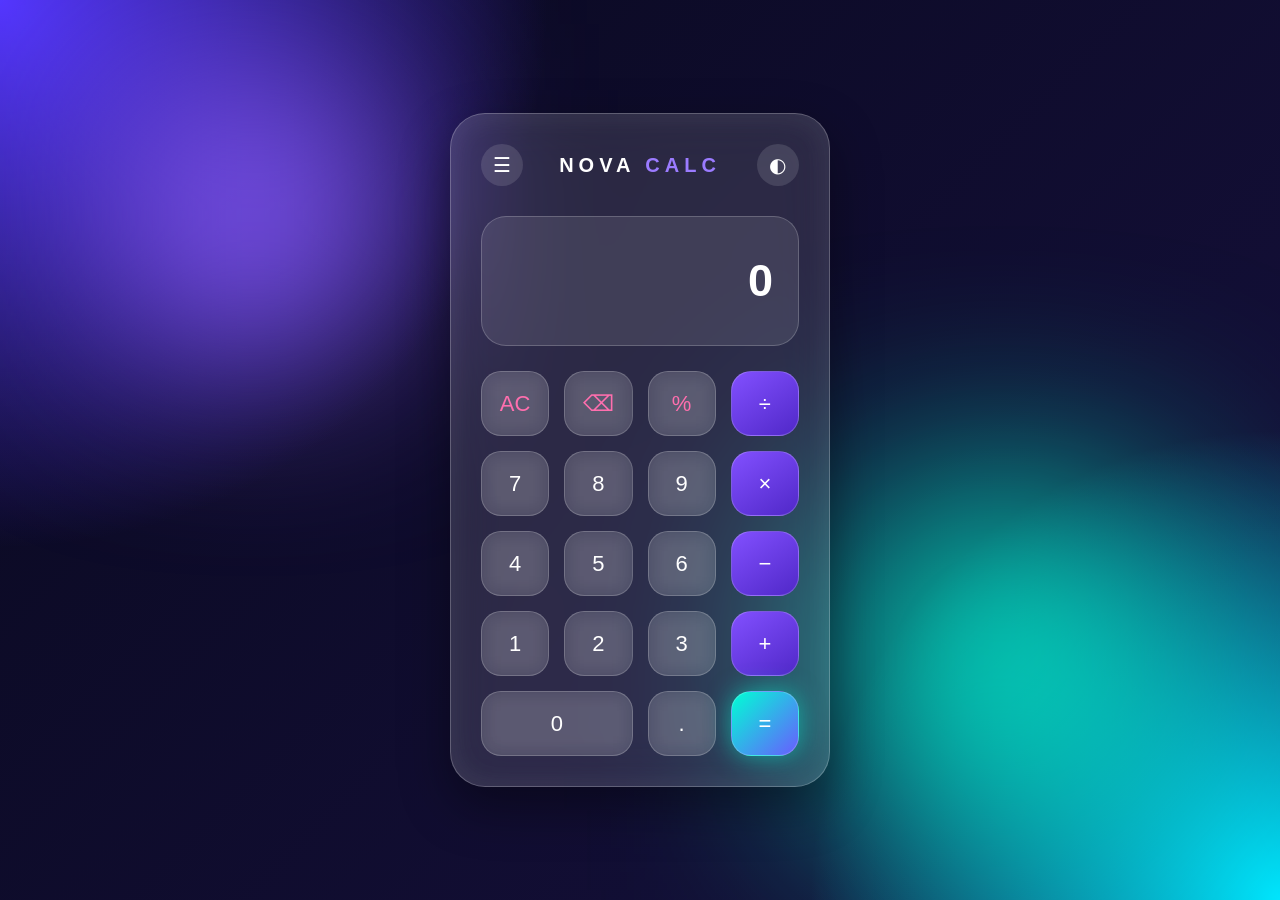
<file: LEVEL-2 ; TASK - 1/index.html>
<!DOCTYPE html>
<html lang="en">

<head>
    <title>Nova Calc</title>
    <link rel="stylesheet" href="style.css">
</head>

<body>
    <div class="background">
        <div class="overlay" id="overlay"></div>
        <div class="history-panel" id="historyPanel">
            <div class="history-header">
                <h2>History</h2>
                <button id="closeHistory"> ✕ </button>
            </div>
            <div class="history-list" id="historyList"> </div>
        </div>

        <div class="calculator">
            <header>
                <div class="menu" id="historyBtn"> ☰ </div>
                <h1> NOVA <span>CALC</span> </h1>
                <div class="theme-toggle" id="themeToggle"> ◐ </div>
            </header>
            <div class="display">
                <div class="expression" id="expression"></div>
                <div class="result" id="result"> 0 </div>
            </div>
            <div class="buttons">
                <button class="special"> AC </button>
                <button class="special"> ⌫ </button>
                <button class="special"> % </button>
                <button class="operator"> ÷ </button>

                <button> 7 </button>
                <button> 8 </button>
                <button> 9 </button>
                <button class="operator"> × </button>

                <button> 4 </button>
                <button> 5 </button>
                <button> 6 </button>
                <button class="operator"> − </button>

                <button> 1 </button>
                <button> 2 </button>
                <button> 3 </button>
                <button class="operator"> + </button>

                <button class="zero"> 0 </button>
                <button> . </button>
                <button class="equal"> = </button>
            </div>
        </div>
    </div>

    <script src="script.js"></script>

</body>

</html>
</file>
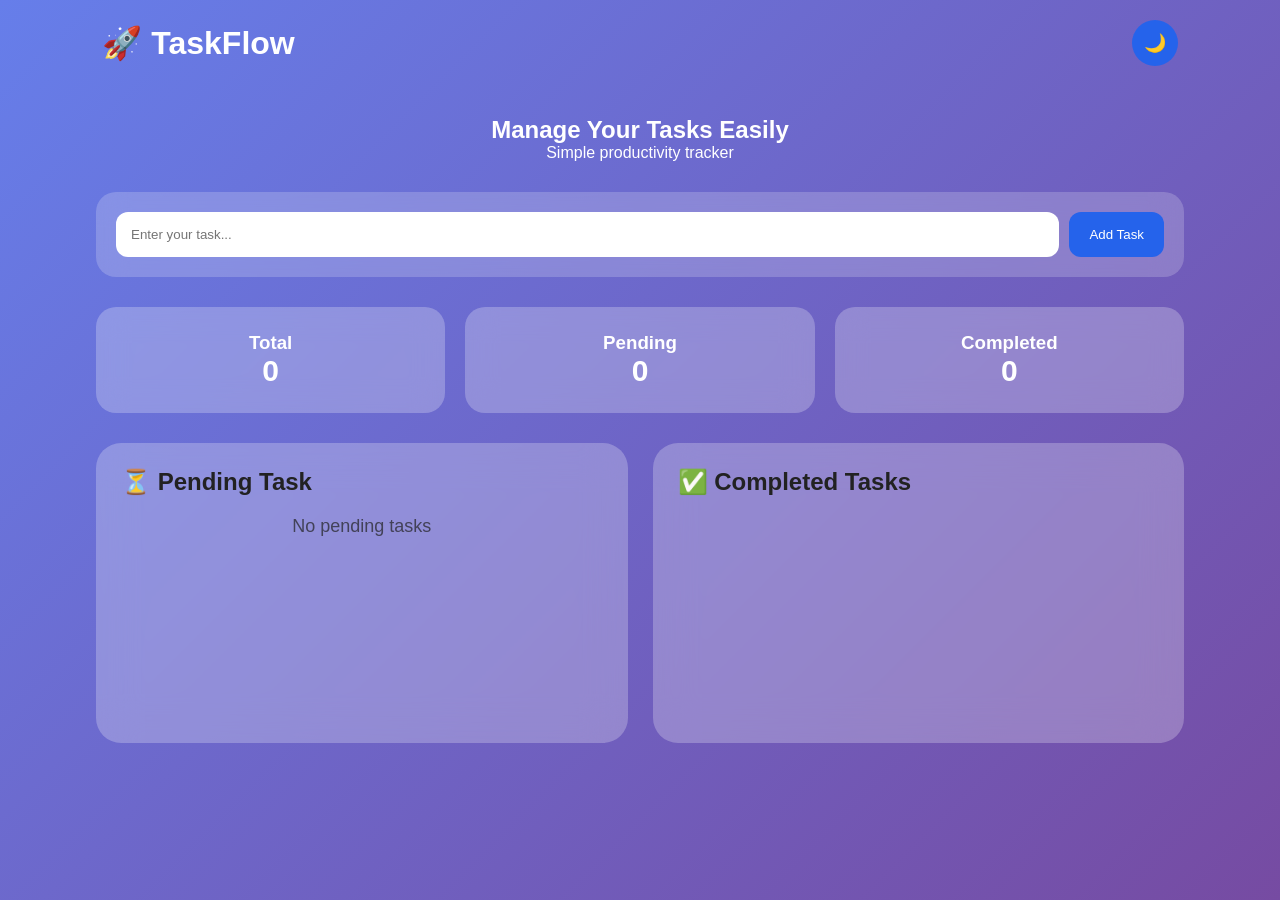
<file: LEVEL-2 ; TASK - 3/index.html>
<!DOCTYPE html>
<html lang="en">

<head>
    <meta charset="UTF-8">
    <meta name="viewport" content="width=device-width, initial-scale=1.0">
    <title>TaskFlow</title>
    <link rel="stylesheet" href="style.css">
</head>

<body>

    <header class="navbar">
        <h1>🚀 TaskFlow</h1>
        <button id="themeToggle"> 🌙 </button>
    </header>

    <main>
        <section class="hero">
            <h2> Manage Your Tasks Easily </h2>
            <p> Simple productivity tracker </p>
        </section>

        <section class="controls">
            <div class="input-box">
                <input id="taskInput" type="text" placeholder="Enter your task...">
                <button id="addTask"> Add Task </button>
            </div>
        </section>

        <section class="stats">
            <div>
                <h3>Total</h3>
                <span id="totalCount"> 0 </span>
            </div>

            <div>
                <h3>Pending</h3>
                <span id="pendingCount"> 0 </span>
            </div>
            <div>
                <h3>Completed</h3>
                <span id="completedCount"> 0 </span>
            </div>

        </section>

        <section class="board">
            <div class="column">
                <h2> ⏳ Pending Task </h2>
                <div id="pendingTasks">
                </div>
            </div>

            <div class="column">
                <h2> ✅ Completed Tasks </h2>
                <div id="completedTasks">
                </div>
            </div>

        </section>
    </main>
    <script src="script.js"></script>

</body>

</html>
</file>
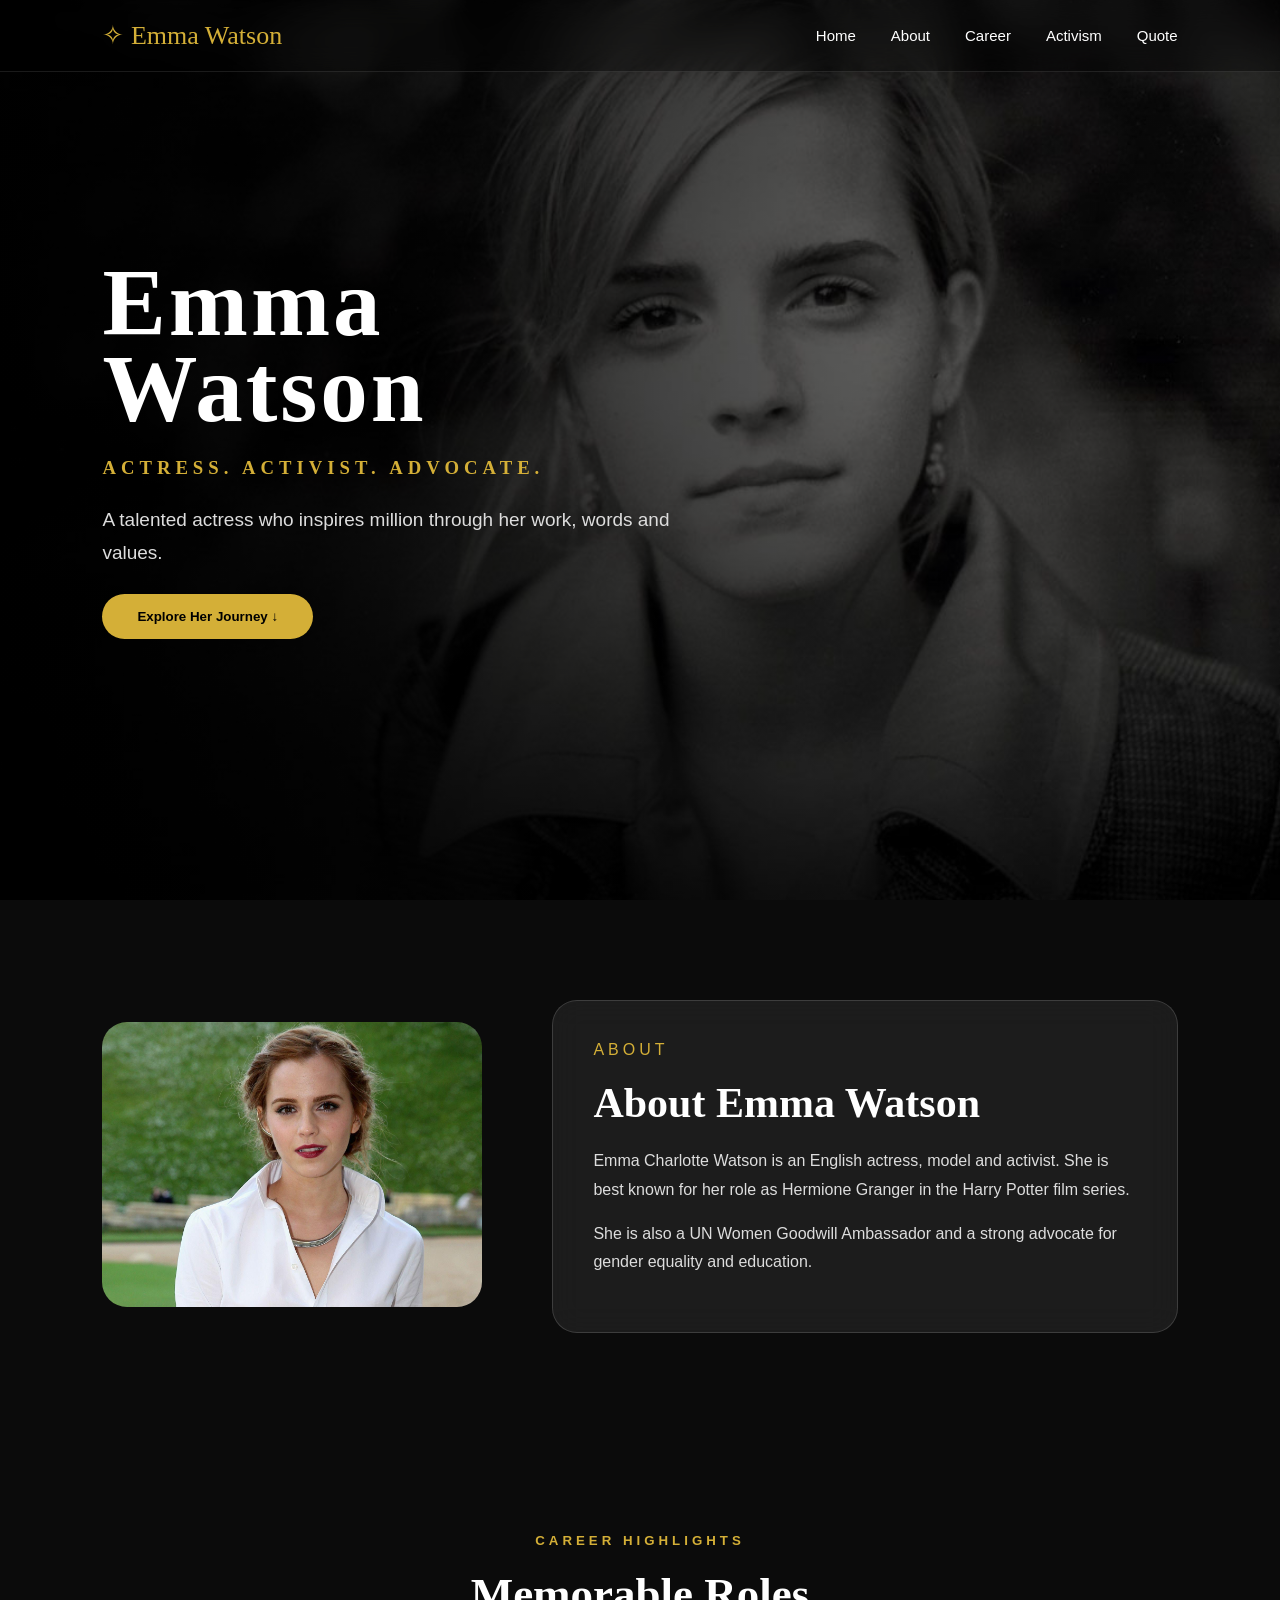
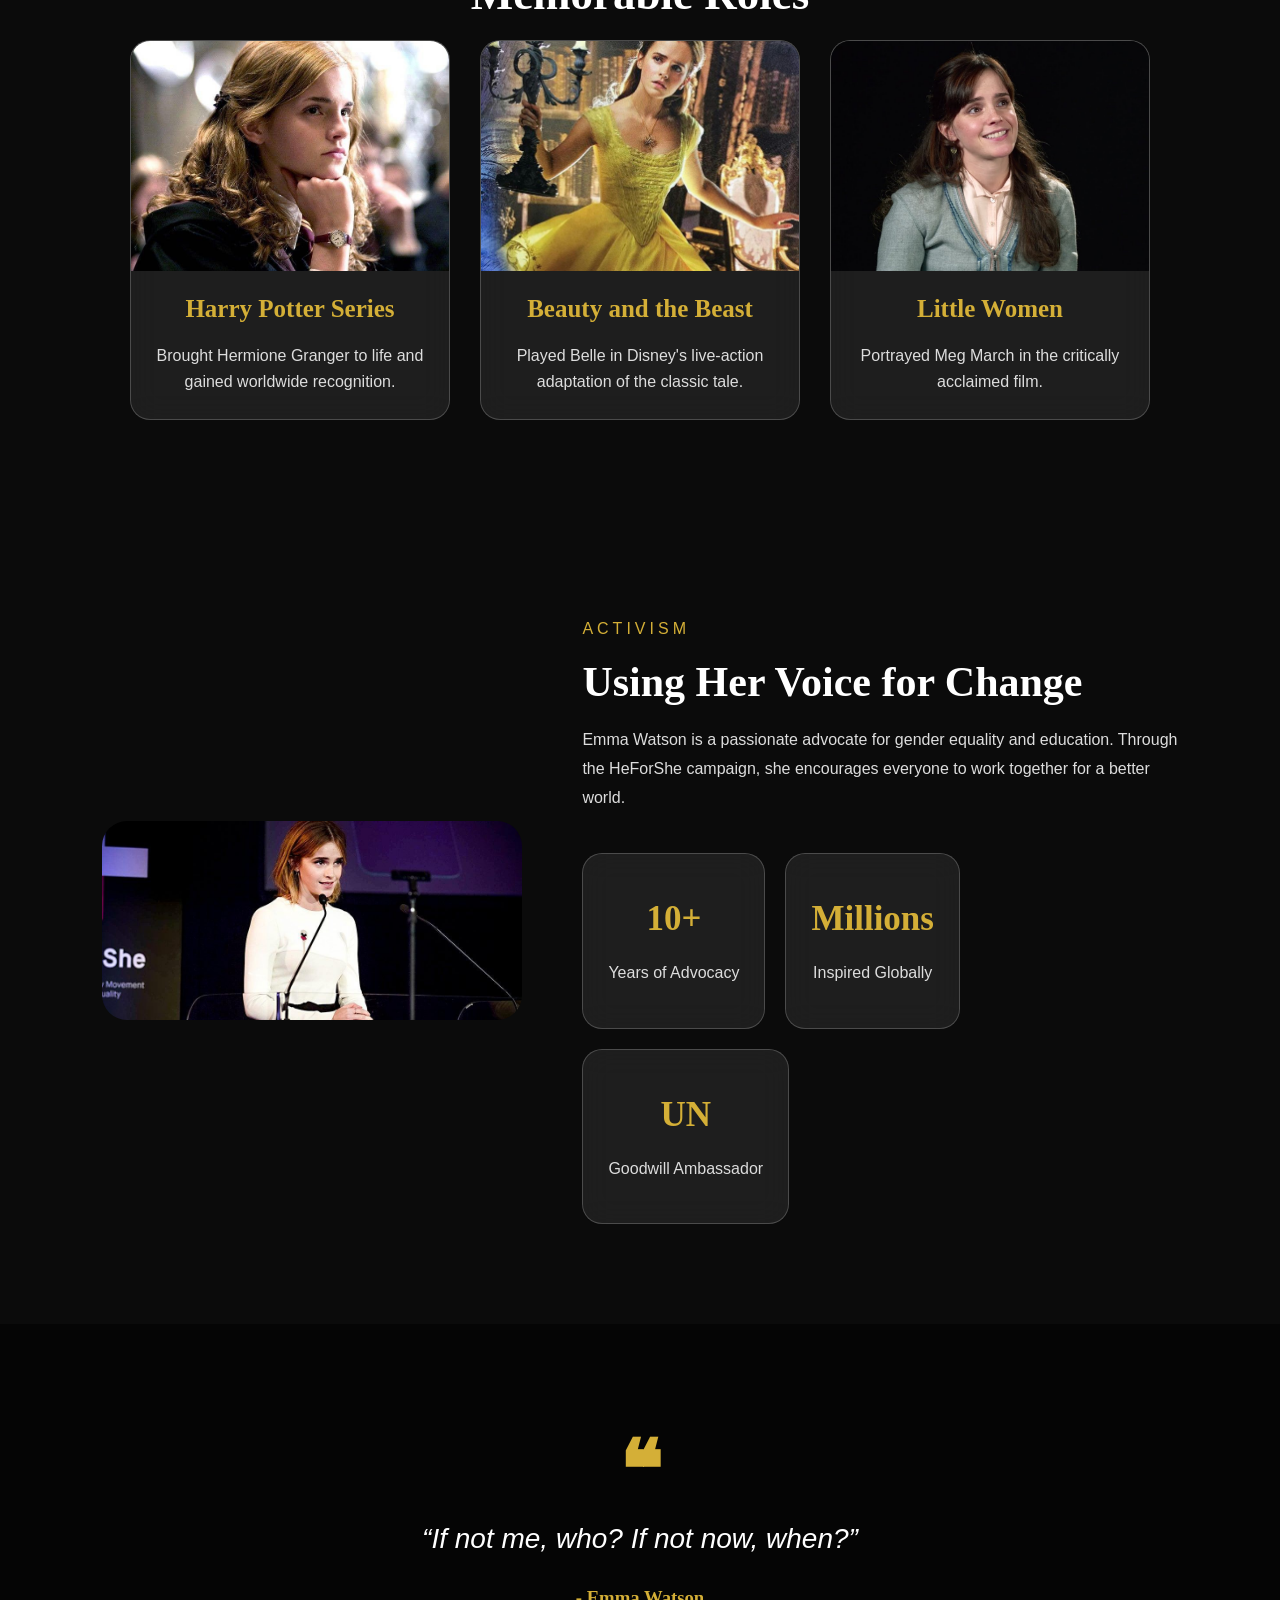
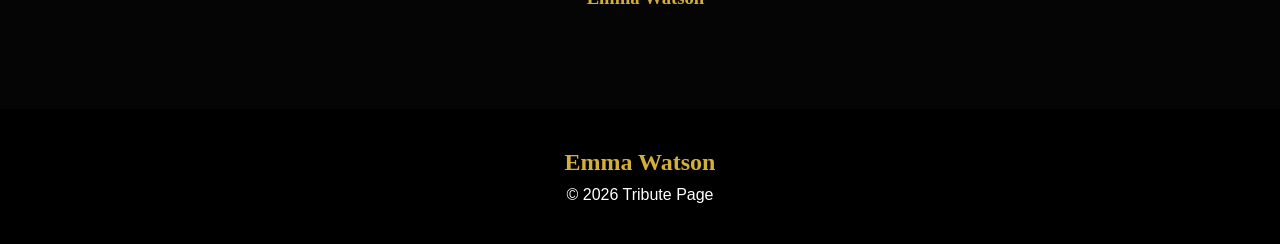
<file: LEVEL-2 ; TASK-2/index.html>
<!DOCTYPE html>
<html lang="en">

<head>
    <title>Emma Watson | Tribute Page</title>
    <link rel="stylesheet" href="style.css">
</head>

<body>
    <nav>
        <div class="logo"> ✧ Emma Watson </div>
        <ul>
            <li><a href="#home">Home</a></li>
            <li><a href="#about">About</a></li>
            <li><a href="#career">Career</a></li>
            <li><a href="#activism">Activism</a></li>
            <li><a href="#quote">Quote</a></li>
        </ul>
    </nav>

    <section class="hero" id="home">
        <img class="hero-image" src="images/hero.jpg" alt="Emma Watson">
        <div class="hero-content">
            <h1> Emma<br> Watson </h1>
            <h3> ACTRESS. ACTIVIST. ADVOCATE. </h3>
            <p> A talented actress who inspires million through her work, words and values. </p>
            <a href="#about">
                <button>
                    Explore Her Journey ↓
                </button>
            </a>
        </div>

        
    </section>

    <section class="about" id="about">
        <div class="image"> <img src="images/emma-about.jpg" alt="Emma Watson"> </div>
        <div class="content">
            <span>ABOUT</span>
            <h2> About Emma Watson </h2>
            <p>Emma Charlotte Watson is an English actress,
                model and activist. She is best known for her
                role as Hermione Granger in the Harry Potter
                film series.
            </p>
            <p>
                She is also a UN Women Goodwill Ambassador
                and a strong advocate for gender equality
                and education.
            </p>
        </div>
    </section>

    <section class="career" id="career">
        <h5>CAREER HIGHLIGHTS</h5>
        <h2>Memorable Roles</h2>
        <div class="cards">
            <div class="card">
                <img src="images/hermione.jpg" alt="Emma Watson">
                <h3> Harry Potter Series </h3>
                <p>
                    Brought Hermione Granger to life
                    and gained worldwide recognition.
                </p>
            </div>

            <div class="card">
                <img src="images/belle.jpg" alt="Emma Watson">
                <h3> Beauty and the Beast </h3>
                <p>
                    Played Belle in Disney's live-action
                    adaptation of the classic tale.
                </p>
            </div>

            <div class="card">
                <img src="images/littlewomen.jpg" alt="Emma Watson">
                <h3> Little Women </h3>
                <p>
                    Portrayed Meg March in the
                    critically acclaimed film.
                </p>
            </div>
        </div>
    </section>

    <section class="activism" id="activism">
        <div>
            <img src="images/un.jpg" alt="Emma Watson">
        </div>

        <div class="activity-content">
            <span> ACTIVISM </span>
            <h2> Using Her Voice for Change </h2>
            <p>
                Emma Watson is a passionate advocate
                for gender equality and education.
                Through the HeForShe campaign,
                she encourages everyone to work
                together for a better world.
            </p>

            <div class="stats">
                <div>
                    <h2> 10+ </h2>
                    <p> Years of Advocacy </p>
                </div>

                <div>
                    <h2> Millions </h2>
                    <p> Inspired Globally </p>
                </div>

                <div>
                    <h2> UN </h2>
                    <p> Goodwill Ambassador </p>
                </div>
            </div>
        </div>
    </section>

    <section class="quote" id="quote">
        <h1> ❝ </h1>
        <p>
            “If not me, who?
If not now, when?”
        </p>
        <h3> - Emma Watson </h3>
    </section>

    <footer>
        <h2> Emma Watson </h2>
        <p> © 2026 Tribute Page </p>
    </footer>

</body>

</html>
</file>
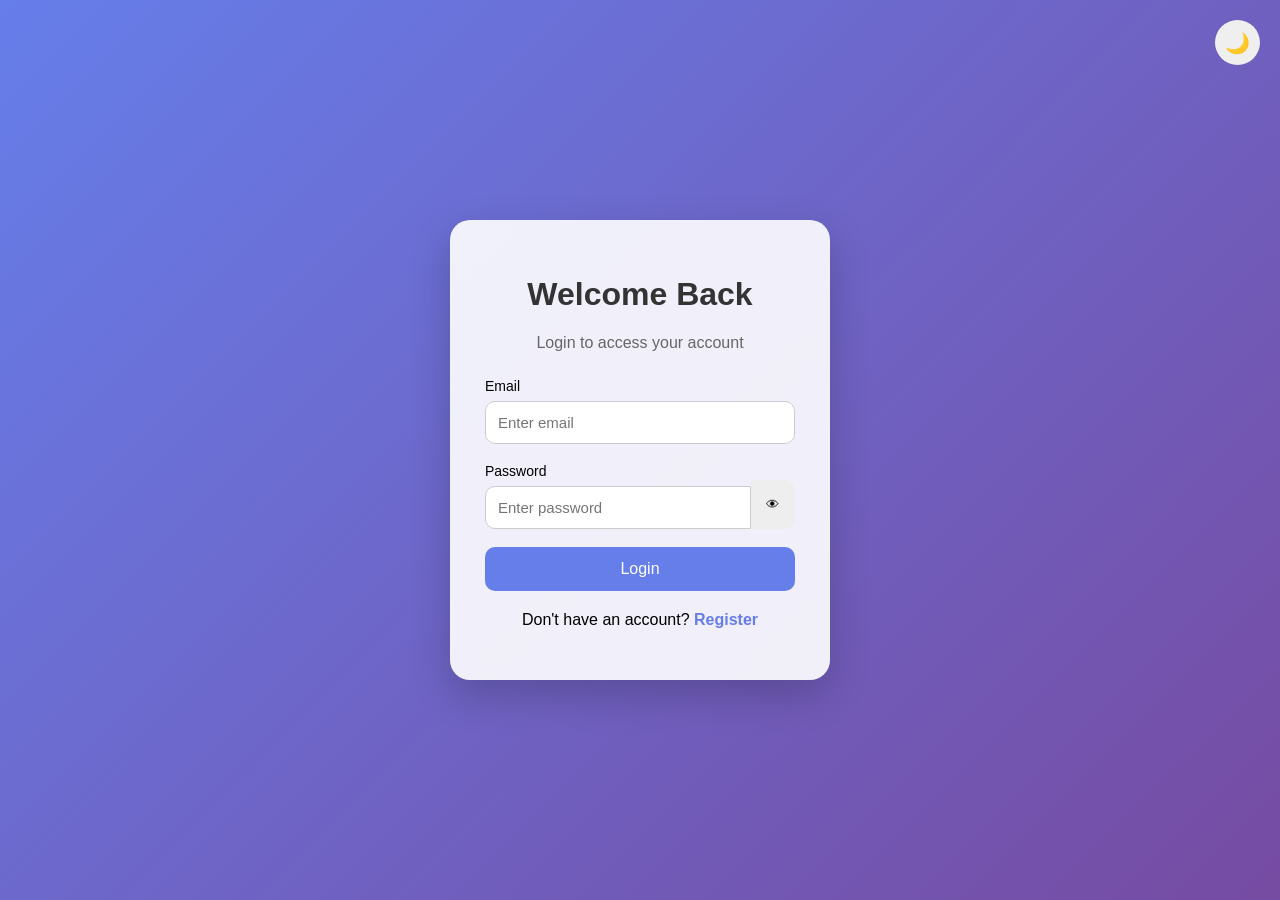
<file: LEVEL-2 ; TASK-4/index.html>
<!DOCTYPE html>
<html lang="en">

<head>
    <meta charset="UTF-8">
    <meta name="viewport" content="width=device-width, initial-scale=1.0">
    <title>Login | Authentication System</title>
    <link rel="stylesheet" href="style.css">
</head>

<body>

    <button class="theme-toggle" onclick="toggleTheme()"> 🌙 </button>
    <div class="auth-container">
        <div class="auth-card">
            <h1>Welcome Back</h1>
            <p class="subtitle"> Login to access your account </p>
            <form id="loginForm">
                <div class="input-group">
                    <label>Email</label>
                    <input type="email" id="loginEmail" placeholder="Enter email">
                    <span class="error" id="loginEmailError"></span>
                </div>
                <div class="input-group">
                    <label>Password</label>
                    <div class="password-box">
                        <input type="password" id="loginPassword" placeholder="Enter password">
                        <button type="button" onclick="togglePassword('loginPassword')"> 👁 </button>
                    </div>
                    <span class="error" id="loginPasswordError"></span>
                </div>
                <button class="primary-btn"> Login </button>
            </form>
            <p class="switch">
                Don't have an account?
                <a href="register.html"> Register </a>
            </p>
        </div>
    </div>
    <div id="toast"></div>
    <script src="script.js"></script>
</body>
</html>
</file>
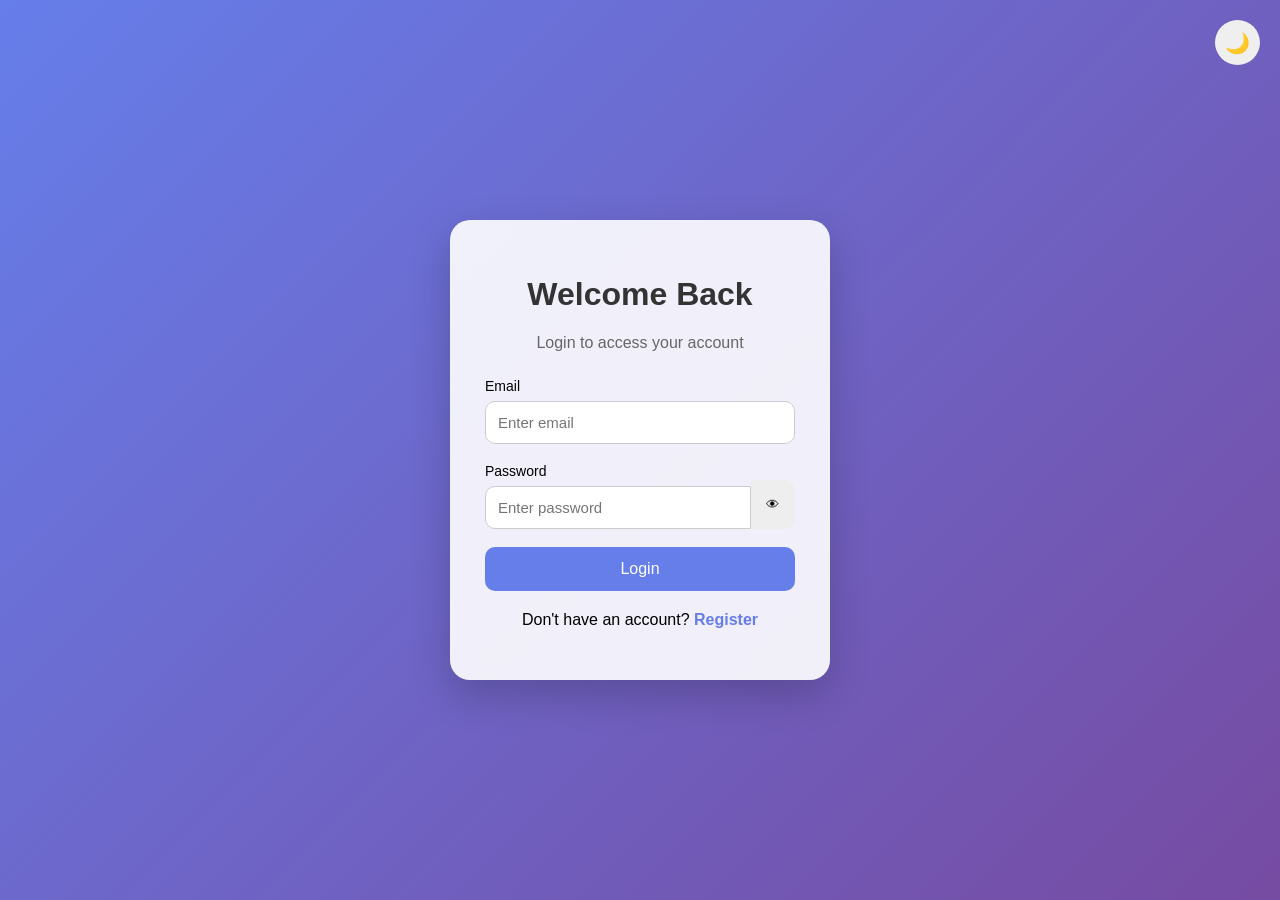
<file: LEVEL-2 ; TASK-4/dashboard.html>
<!DOCTYPE html>
<html lang="en">

<head>
    <meta charset="UTF-8">
    <meta name="viewport" content="width=device-width, initial-scale=1.0">
    <title>Dashboard</title>
    <link rel="stylesheet" href="style.css">
</head>

<body>
    <button class="theme-toggle" onclick="toggleTheme()"> 🌙 </button>

    <div class="auth-container">
        <div class="auth-card dashboard">
            <h1> Welcome, <span id="welcomeName">User</span> 👋 </h1>
            <p class="subtitle"> Your account information </p>
            <div class="profile-card">
                <h3>User Profile</h3>
                <p>
                    <strong>Name:</strong>
                    <span id="userName">
                    </span>
                </p>
                <p>
                    <strong>Email:</strong>
                    <span id="userEmail">
                    </span>
                </p>
                <p>
                    <strong>Last Login:</strong>
                    <span id="loginTime">
                    </span>
                </p>
            </div>
            <button class="primary-btn" onclick="logoutUser()"> Logout </button>
        </div>
    </div>

    <div id="toast"></div>
    <script src="script.js"></script>

    <script>
        loadDashboard();
    </script>
</body>
</html>
</file>
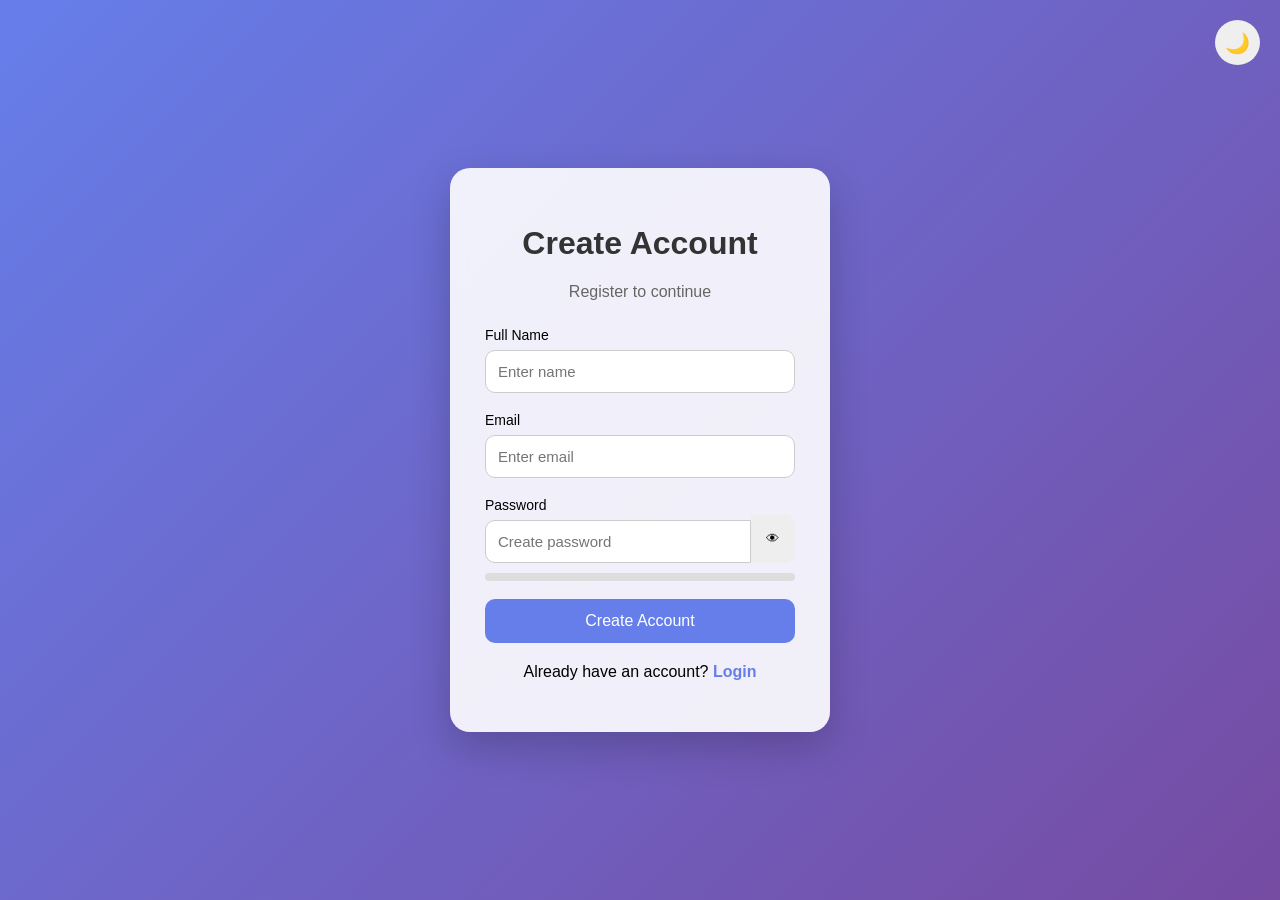
<file: LEVEL-2 ; TASK-4/register.html>
<!DOCTYPE html>
<html lang="en">

<head>
    <meta charset="UTF-8">
    <meta name="viewport" content="width=device-width, initial-scale=1.0">
    <title>Register | Authentication System</title>
    <link rel="stylesheet" href="style.css">
</head>

<body>
    <button class="theme-toggle" onclick="toggleTheme()">🌙</button>

    <div class="auth-container">
        <div class="auth-card">
            <h1>Create Account</h1>
            <p class="subtitle">Register to continue</p>
            <form id="registerForm">
                <div class="input-group">
                    <label>Full Name</label>
                    <input type="text" id="name" placeholder="Enter name">
                    <span class="error" id="nameError"></span>
                </div>

                <div class="input-group">
                    <label>Email</label>
                    <input type="email" id="email" placeholder="Enter email">
                    <span class="error" id="emailError"></span>
                </div>
                <div class="input-group">
                    <label>Password</label>
                    <div class="password-box">
                        <input type="password" id="password" placeholder="Create password" onkeyup="checkStrength()">
                        <button type="button" onclick="togglePassword('password')">👁 </button>
                    </div>
                    <div class="strength">
                        <div id="strengthBar"></div>
                    </div>
                    <p id="strengthText"></p>
                    <span class="error" id="passwordError"></span>
                </div>
                <button class="primary-btn"> Create Account </button>
            </form>
            <p class="switch">
                Already have an account?
                <a href="index.html"> Login </a>
            </p>
        </div>
    </div>
    <div id="toast"></div>
    <script src="script.js"></script>
</body>

</html>
</file>
<file: LEVEL-2 ; TASK - 1/style.css>
* {
    margin: 0;
    padding: 0;
    box-sizing: border-box;
    font-family: "Poppins", sans-serif;
}

body {
    min-height: 100vh;
    display: flex;
    justify-content: center;
    align-items: center;
    background: radial-gradient(circle at top left, #5336ff, transparent 35%),
        radial-gradient(circle at bottom right, #00e5ff, transparent 30%),
        linear-gradient(135deg, #09091f, #16103d);
    overflow: hidden;
    transition: 0.5s;
}

.background {
    width: 100%;
    min-height: 100vh;
    display: flex;
    justify-content: center;
    align-items: center;
    position: relative;
}

.background::before {
    content: "";
    position: absolute;
    width: 250px;
    height: 250px;
    background: #8b5cff;
    filter: blur(100px);
    top: 10%;
    left: 10%;
}

.background::after {
    content: "";
    position: absolute;
    width: 300px;
    height: 300px;
    background: #00ffd5;
    filter: blur(120px);
    bottom: 10%;
    right: 10%;
}

.calculator {
    width: 380px;
    padding: 30px;
    border-radius: 35px;
    background: rgba(255, 255, 255, .12);
    backdrop-filter: blur(25px);
    border: 1px solid rgba(255, 255, 255, .25);
    box-shadow: 0 20px 50px rgba(0, 0, 0, .4), inset 0 0 30px rgba(255, 255, 255, .08);
    position: relative;
    z-index: 2;
    animation: appear .6s ease;
}

@keyframes appear {
    from {
        opacity: 0;
        transform: translateY(40px) scale(.95);
    }

    to {
        opacity: 1;
        transform: translateY(0) scale(1);
    }
}

header {
    display: flex;
    justify-content: space-between;
    align-items: center;
    margin-bottom: 30px;
    color: white;
}

header h1 {
    font-size: 20px;
    letter-spacing: 5px;
}

header h1 span {
    color: #9b7bff;
}

.menu,
.theme-toggle {
    width: 42px;
    height: 42px;
    display: flex;
    justify-content: center;
    align-items: center;
    border-radius: 50%;
    background: rgba(255, 255, 255, .12);
    color: white;
    cursor: pointer;
    font-size: 20px;
    transition: .3s;
}

.menu:hover,
.theme-toggle:hover {
    transform: scale(1.1);
}

.display {
    height: 130px;
    padding: 25px;
    margin-bottom: 25px;
    border-radius: 25px;
    background: rgba(255, 255, 255, .1);
    border: 1px solid rgba(255, 255, 255, .2);
    display: flex;
    flex-direction: column;
    justify-content: center;
    align-items: flex-end;
    color: white;
}

#expression {
    font-size: 18px;
    color: #bdbde8;
}

#result {
    font-size: 45px;
    font-weight: 600;
}

.buttons {
    display: grid;
    grid-template-columns: repeat(4, 1fr);
    gap: 15px;
}

button {
    height: 65px;
    border: none;
    border-radius: 20px;
    font-size: 22px;
    color: white;
    cursor: pointer;
    background: rgba(255, 255, 255, .12);
    backdrop-filter: blur(10px);
    border: 1px solid rgba(255, 255, 255, .2);
    transition: .25s;
}

button:hover {
    transform: translateY(-5px) scale(1.03);
}

button:active {
    transform: scale(.9);
}

.operator {
    background: linear-gradient(145deg, #8250ff, #5028c8);

}

.special {
    color: #ff6fae;
}

.equal {
    background: linear-gradient(135deg, #00ffd5, #695cff);
    box-shadow: 0 0 25px rgba(0, 255, 220, .5);
}

.zero {
    grid-column: span 2;
}

.history-panel {
    position: fixed;
    top: 0;
    left: 0;
    width: 330px;
    height: 100vh;
    padding: 30px;
    background: rgba(255, 255, 255, .14);
    backdrop-filter: blur(30px);
    color: white;
    transform: translateX(-100%);
    transition: transform .45s ease;
    z-index: 100;
}

.history-panel.active {
    transform: translateX(0);
}

.history-header {
    display: flex;
    justify-content: space-between;
    align-items: center;
    margin-bottom: 35px;
}

.history-header button {
    width: 42px;
    height: 42px;
    border-radius: 50%;
}

.history-list p {
    padding: 16px;
    margin-bottom: 15px;
    border-radius: 18px;
    background: rgba(255, 255, 255, .12);
}

.overlay {
    position: fixed;
    inset: 0;
    background: rgba(0, 0, 0, .45);
    backdrop-filter: blur(5px);
    opacity: 0;
    pointer-events: none;
    transition: .4s;
    z-index: 50;
}

.overlay.active {
    opacity: 1;
    pointer-events: auto;
}

body.light-mode {
    background: radial-gradient(circle at top left, #b9d9ff, transparent 35%),
        radial-gradient(circle at bottom right, #c8fff3, transparent 35%),
        linear-gradient(135deg, #eef5ff, #ffffff);
}

body.light-mode .calculator {
    background: rgba(255, 255, 255, .65);
    border: 1px solid rgba(255, 255, 255, .8);
    box-shadow: 0 25px 60px rgba(80, 100, 150, .25);
}

body.light-mode header,
body.light-mode header h1 {
    color: #172033;
}

body.light-mode header h1 span {
    color: #5b5cff;
}

body.light-mode .menu,
body.light-mode .theme-toggle {
    background: rgba(255, 255, 255, .8);
    color: #172033;
    box-shadow: 0 8px 20px rgba(0, 0, 0, .12);
}

body.light-mode .display {
    background: rgba(255, 255, 255, .8);
    color: #111827;
}

body.light-mode #expression {
    color: #64748b;
}

body.light-mode #result {
    color: #111827;
}

body.light-mode button {
    background: rgba(255, 255, 255, .75);
    color: #172033;
    box-shadow: 0 8px 18px rgba(0, 0, 0, .12);
}

body.light-mode button:hover {
    background: white;
}

body.light-mode .operator {
    background: linear-gradient(145deg, #8b7bff, #635bff);
    color: white;
}

body.light-mode .special {
    background: linear-gradient(145deg, #ffe1ed, #ffc4dc);
    color: #e11d48;
}

body.light-mode .equal {
    background: linear-gradient(135deg, #00d9c0, #6475ff);
    color: white;
}

body.light-mode .history-panel {
    background: rgba(255, 255, 255, .85);
    color: #172033;
}

body.light-mode .history-list p {
    background: rgba(255, 255, 255, .7);
    color: #172033;
}

@media(max-width:600px) {
    .calculator {
        width: 92%;
        padding: 22px;
    }

    header h1 {
        font-size: 16px;
        letter-spacing: 3px;
    }

    button {
        height: 55px;
        font-size: 18px;
    }

    #result {
        font-size: 35px;
    }

    .history-panel {
        width: 85%;
    }
}
</file>
<file: LEVEL-2 ; TASK - 3/style.css>
* {
    margin: 0;
    padding: 0;
    box-sizing: border-box;
    font-family: 'Segoe UI', sans-serif;
}

body {
    min-height: 100vh;
    background: linear-gradient(135deg, #667eea, #764ba2);
    color: #222;
    transition: .4s;
}

.navbar {
    display: flex;
    justify-content: space-between;
    align-items: center;
    padding: 20px 8%;
    color: white;
}

.logo {
    font-size: 28px;
    font-weight: 700;
}

.navbar button {
    border: none;
    padding: 12px;
    border-radius: 50%;
    cursor: pointer;
    font-size: 18px;
}

main {
    width: 85%;
    margin: auto;
}

.hero {
    text-align: center;
    color: white;
    margin: 30px;
}

.hero h1 {
    font-size: 40px;
}

.controls {
    background: rgba(255, 255, 255, .2);
    backdrop-filter: blur(15px);
    padding: 20px;
    border-radius: 20px;
}

.input-box {
    display: flex;
    gap: 10px;
}

input,
select {
    padding: 15px;
    border: none;
    border-radius: 12px;
    outline: none;
    flex: 1;
}

button {
    border: none;
    padding: 12px 20px;
    border-radius: 12px;
    background: #2563eb;
    color: white;
    cursor: pointer;
}

.stats {
    display: flex;
    gap: 20px;
    margin: 30px 0;
}

.stats div {
    flex: 1;
    background: rgba(255, 255, 255, .25);
    backdrop-filter: blur(15px);
    padding: 25px;
    border-radius: 20px;
    text-align: center;
    color: white;
}

.stats span {
    font-size: 30px;
    font-weight: bold;
}

.board {
    display: flex;
    gap: 25px;
}

.column {
    flex: 1;
    background: rgba(255, 255, 255, .25);
    backdrop-filter: blur(20px);
    padding: 25px;
    border-radius: 25px;
    min-height: 300px;
}

.task {
    background: white;
    padding: 18px;
    border-radius: 15px;
    margin: 15px 0;
    animation: slide .3s;
}

@keyframes slide {
    from {
        opacity: 0;
        transform: translateY(20px);
    }
}

.task h3 {
    margin-bottom: 10px;
}

.badge {
    padding: 5px 10px;
    border-radius: 20px;
    font-size: 12px;
}

.actions {
    margin-top: 15px;
    display: flex;
    gap: 8px;
}

.complete {
    background: #16a34a;
}

.edit {
    background: #f59e0b;
}

.delete {
    background: #dc2626;
}

.dark {
    background: linear-gradient(135deg, #111827, #020617);
}

.dark .task {
    background: #1f2937;
    color: white;
}

.dark input,
.dark select {
    background: #374151;
    color: white;
}

@media(max-width:800px) {
    .board {
        flex-direction: column;
    }

    .input-box {
        flex-direction: column;
    }
}

.empty {
    text-align: center;
    opacity: .7;
    padding: 20px;
    font-size: 18px;
}
</file>
<file: LEVEL-2 ; TASK-2/style.css>
* {
    margin: 0;
    padding: 0;
    box-sizing: border-box;
}

html {
    scroll-behavior: smooth;
}

body {
    font-family: 'Poppins', sans-serif;
    background: #0b0b0b;
    color: white;
    overflow-x: hidden;
}

h1,
h2,
h3 {
    font-family: 'Playfair Display', serif;
}

a {
    text-decoration: none;
    color: white;
}

nav {
    position: fixed;
    top: 0;
    width: 100%;
    padding: 20px 8%;
    display: flex;
    justify-content: space-between;
    align-items: center;
    z-index: 1000;
    background: rgba(0, 0, 0, 0.35);
    backdrop-filter: blur(15px);
    border-bottom: 1px solid rgba(255, 255, 255, 0.1);
}

.logo {
    font-size: 26px;
    font-family: 'Playfair Display';
    color: #d4af37;
}

nav ul {
    display: flex;
    list-style: none;
    gap: 35px;
}

nav ul li a {
    font-size: 15px;
    transition: .3s;
}

nav ul li a:hover {
    color: #d4af37;
}

.hero {
    height: 100vh;
    position: relative;
    display: flex;
    align-items: center;
    padding: 0 8%;
    overflow: hidden;
}

.hero-image {
    position: absolute;
    width: 100%;
    height: 100%;
    object-fit: cover;
    top: 0;
    left: 0;
    z-index: -2;
}

.hero::before {
    content: "";
    position: absolute;
    inset: 0;
    background: linear-gradient(90deg, rgba(0, 0, 0, .9), rgba(0, 0, 0, .55), rgba(0, 0, 0, .25));
    z-index: -1;
}

.hero-content {
    max-width: 600px;
    animation: fadeUp 1.2s ease;
}

.hero-content h1 {
    font-size: 95px;
    line-height: .9;
    letter-spacing: 3px;
}

.hero-content h3 {
    margin-top: 25px;
    color: #d4af37;
    letter-spacing: 5px;
}

.hero-content p {
    margin: 25px 0;
    font-size: 19px;
    line-height: 1.7;
    color: #ddd;
}

button {
    padding: 15px 35px;
    border-radius: 30px;
    border: none;
    background: #d4af37;
    color: black;
    font-weight: 600;
    cursor: pointer;
    transition: .3s;
}

button:hover {
    background: white;
    transform: translateY(-5px);
}

.about {
    display: flex;
    gap: 70px;
    align-items: center;
    padding: 100px 8%;
}

.about .image img {
    width: 380px;
    border-radius: 25px;
}

.content {
    padding: 40px;
    background: rgba(255, 255, 255, .07);
    backdrop-filter: blur(15px);
    border-radius: 25px;
    border: 1px solid rgba(255, 255, 255, .15);
}

.content span,
.activity-content span {
    color: #d4af37;
    letter-spacing: 4px;
}

.content h2,
.activity-content h2 {
    font-size: 42px;
    margin: 20px 0;
}

.content p,
.activity-content p {
    line-height: 1.8;
    color: #ddd;
    margin-bottom: 15px;

}

.career {
    padding: 100px 8%;
    text-align: center;
}

.career h5,
.timeline h5 {
    color: #d4af37;
    letter-spacing: 4px;
}

.career>h2,
.timeline>h2 {
    font-size: 45px;
    margin: 20px;
}

.cards {
    display: flex;
    justify-content: center;
    gap: 30px;
    flex-wrap: wrap;
}

.card {
    width: 320px;
    background: rgba(255, 255, 255, .08);
    backdrop-filter: blur(15px);
    border: 1px solid rgba(255, 255, 255, .2);
    border-radius: 20px;
    overflow: hidden;
    transition: .4s;
}

.card img {
    width: 100%;
    height: 230px;
    object-fit: cover;
}

.card h3 {
    color: #d4af37;
    margin: 20px;
    font-size: 25px;
}

.card p {
    color: #ddd;
    padding: 0 20px 25px;
    line-height: 1.6;
}

.card:hover {
    transform: translateY(-15px);
    border-color: #d4af37;
}

.activism {
    padding: 100px 8%;
    display: flex;
    align-items: center;
    gap: 60px;
}

.activism img {
    width: 420px;
    border-radius: 25px;
}

.stats {
    display: flex;
    gap: 20px;
    margin-top: 40px;
    flex-wrap: wrap;
}

.stats div {
    padding: 25px;
    min-width: 150px;
    text-align: center;
    background: rgba(255, 255, 255, .08);
    backdrop-filter: blur(15px);
    border-radius: 20px;
    border: 1px solid rgba(255, 255, 255, .2);
}

.stats h2 {
    color: #d4af37;
    font-size: 35px;
}

.quote {
    padding: 100px 15%;
    text-align: center;
    background: #050505;
}

.quote h1 {
    font-size: 80px;
    color: #d4af37;
}

.quote p {
    font-size: 28px;
    font-style: italic;
    line-height: 1.6;
}

.quote h3 {
    margin-top: 25px;
    color: #d4af37;
}

footer {
    text-align: center;
    padding: 40px;
    background: #000;
}

footer h2 {
    color: #d4af37;
    margin-bottom: 10px;
}

@keyframes fadeUp {
    from {
        opacity: 0;
        transform: translateY(40px);
    }

    to {
        opacity: 1;
        transform: translateY(0);
    }
}

@media(max-width:900px) {
    nav ul {
        display: none;
    }

    .hero-content h1 {
        font-size: 60px;
    }

    .about,
    .activism {
        flex-direction: column;
    }

    .about .image img,
    .activism img {
        width: 100%;
    }

    .content h2,
    .activity-content h2 {
        font-size: 32px;
    }
}
</file>
<file: LEVEL-2 ; TASK-4/style.css>
* {
    box-sizing: border-box;
    font-family: "Segoe UI", sans-serif;
}

body {
    margin: 0;
    height: 100vh;
    display: flex;
    justify-content: center;
    align-items: center;
    background: linear-gradient(135deg, #667eea, #764ba2);
    transition: 0.4s;
}

.theme-toggle {
    position: absolute;
    top: 20px;
    right: 20px;
    width: 45px;
    height: 45px;
    border-radius: 50%;
    border: none;
    cursor: pointer;
    font-size: 20px;
}

.auth-container {
    width: 100%;
    display: flex;
    justify-content: center;
}

.auth-card {
    width: 380px;
    padding: 35px;
    background: rgba(255, 255, 255, 0.9);
    border-radius: 20px;
    box-shadow: 0 15px 40px rgba(0, 0, 0, 0.2);
    backdrop-filter: blur(10px);
    animation: slide .5s;
}

@keyframes slide {
    from {
        transform: translateY(30px);
        opacity: 0;
    }

    to {
        transform: translateY(0);
        opacity: 1;
    }
}

h1 {
    text-align: center;
    color: #333;
}

.subtitle {
    text-align: center;
    color: #666;
    margin-bottom: 25px;
}

.input-group {
    margin-bottom: 18px;
}

label {
    font-size: 14px;
}

input {
    width: 100%;
    padding: 12px;
    margin-top: 6px;
    border-radius: 10px;
    border: 1px solid #ccc;
    font-size: 15px;
    outline: none;
}

input:focus {
    border-color: #667eea;
}

.password-box {
    display: flex;
}

.password-box input {
    border-radius: 10px 0 0 10px;
}

.password-box button {
    width: 50px;
    border: none;
    background: #eee;
    cursor: pointer;
    border-radius: 0 10px 10px 0;
}

.primary-btn {
    width: 100%;
    padding: 13px;
    border: none;
    border-radius: 10px;
    background: #667eea;
    color: white;
    font-size: 16px;
    cursor: pointer;
    transition: .3s;
}

.primary-btn:hover {
    transform: scale(1.02);
}

.error {
    font-size: 13px;
    color: #dc2626;
    display: block;
    margin-top: 5px;
}

.switch {
    text-align: center;
    margin-top: 20px;
}

a {
    color: #667eea;
    text-decoration: none;
    font-weight: bold;
}

.strength {
    height: 8px;
    background: #ddd;
    border-radius: 10px;
    margin-top: 10px;
}

#strengthBar {
    height: 100%;
    width: 0%;
    border-radius: 10px;
    transition: .3s;
}

#strengthText {
    font-size: 13px;
}

.profile-card {
    background: #f3f4f6;
    padding: 20px;
    border-radius: 15px;
    margin: 20px 0;
}

#toast {
    position: fixed;
    bottom: 30px;
    right: 30px;
    background: #111;
    color: white;
    padding: 15px 25px;
    border-radius: 10px;
    display: none;
}

.dark {
    background: #111827;
}

.dark .auth-card {
    background: #1f2937;
    color: white;
}

.dark h1 {
    color: white;
}

.dark .subtitle {
    color: #ddd;
}

.dark input {
    background: #374151;
    color: white;
    border: none;
}

.dark .profile-card {
    background: #374151;
}

@media(max-width:450px) {
    .auth-card {
        width: 90%;
    }
}
</file>
